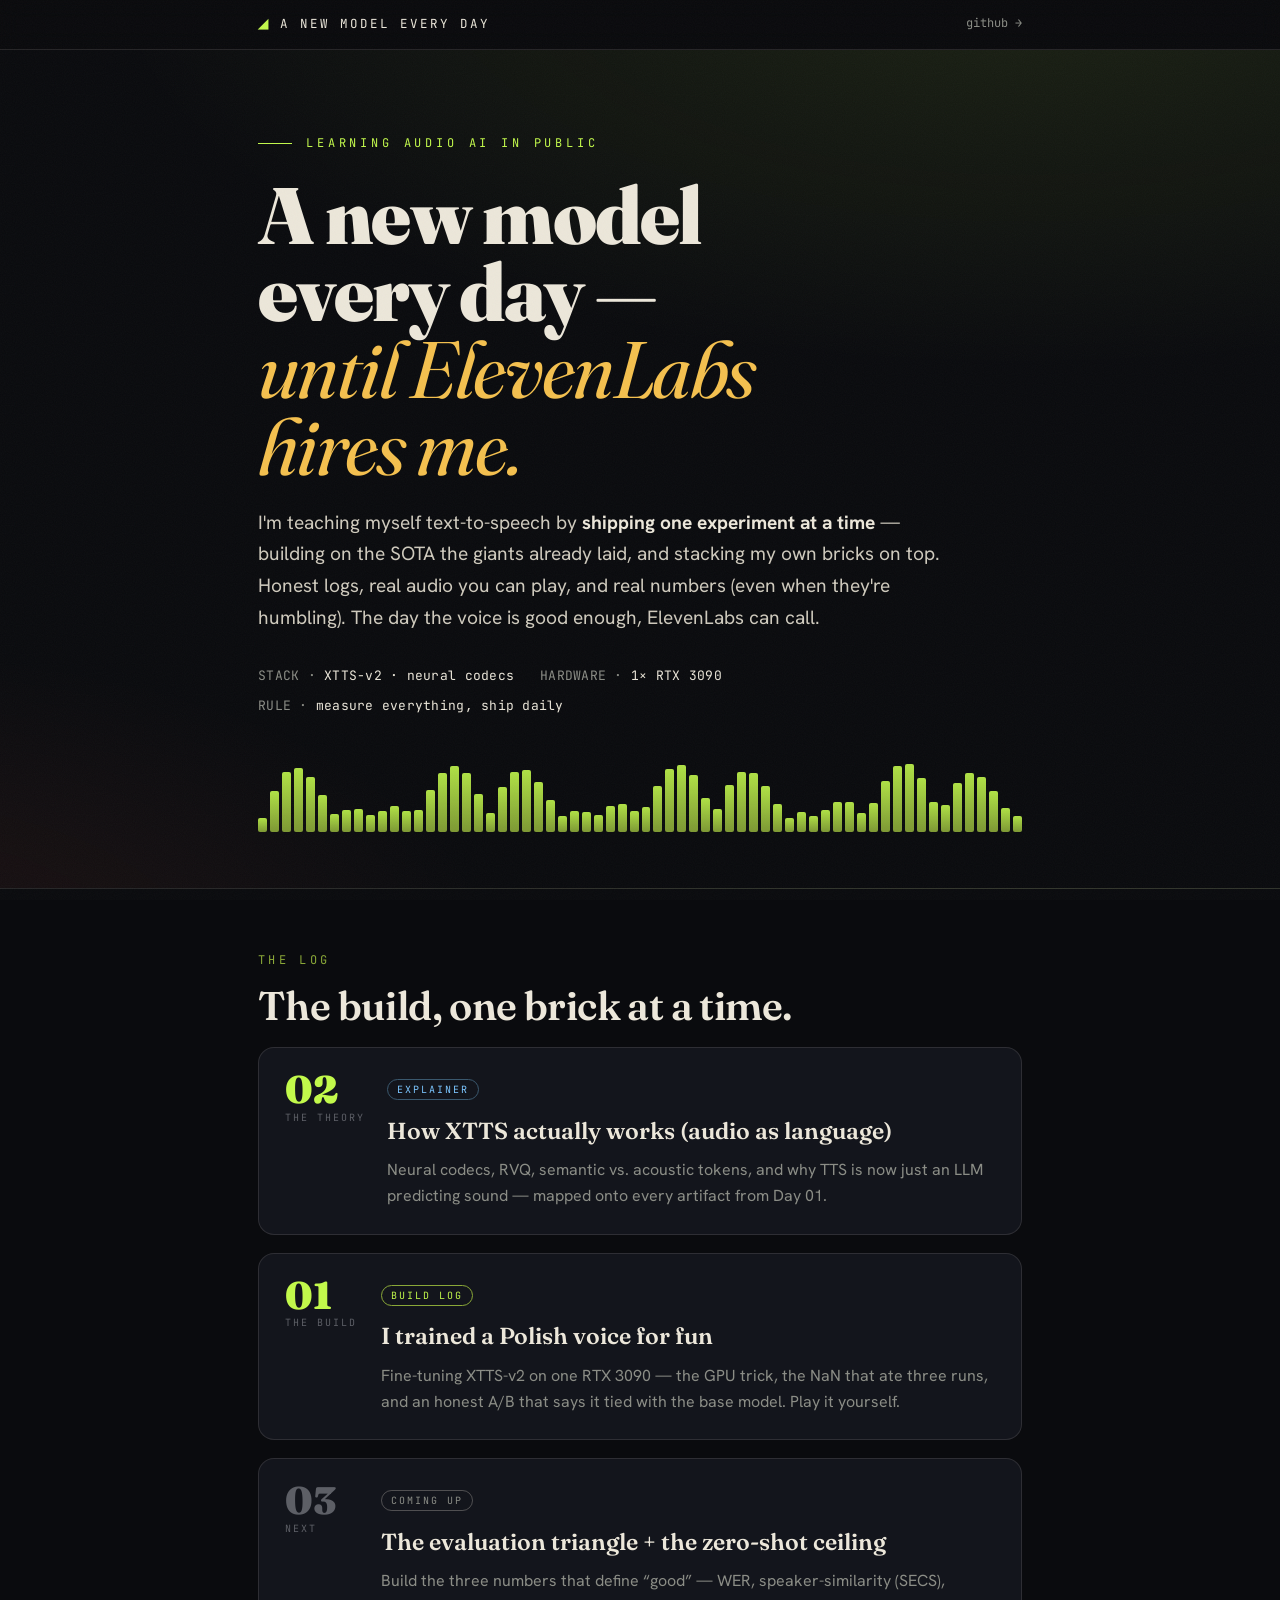
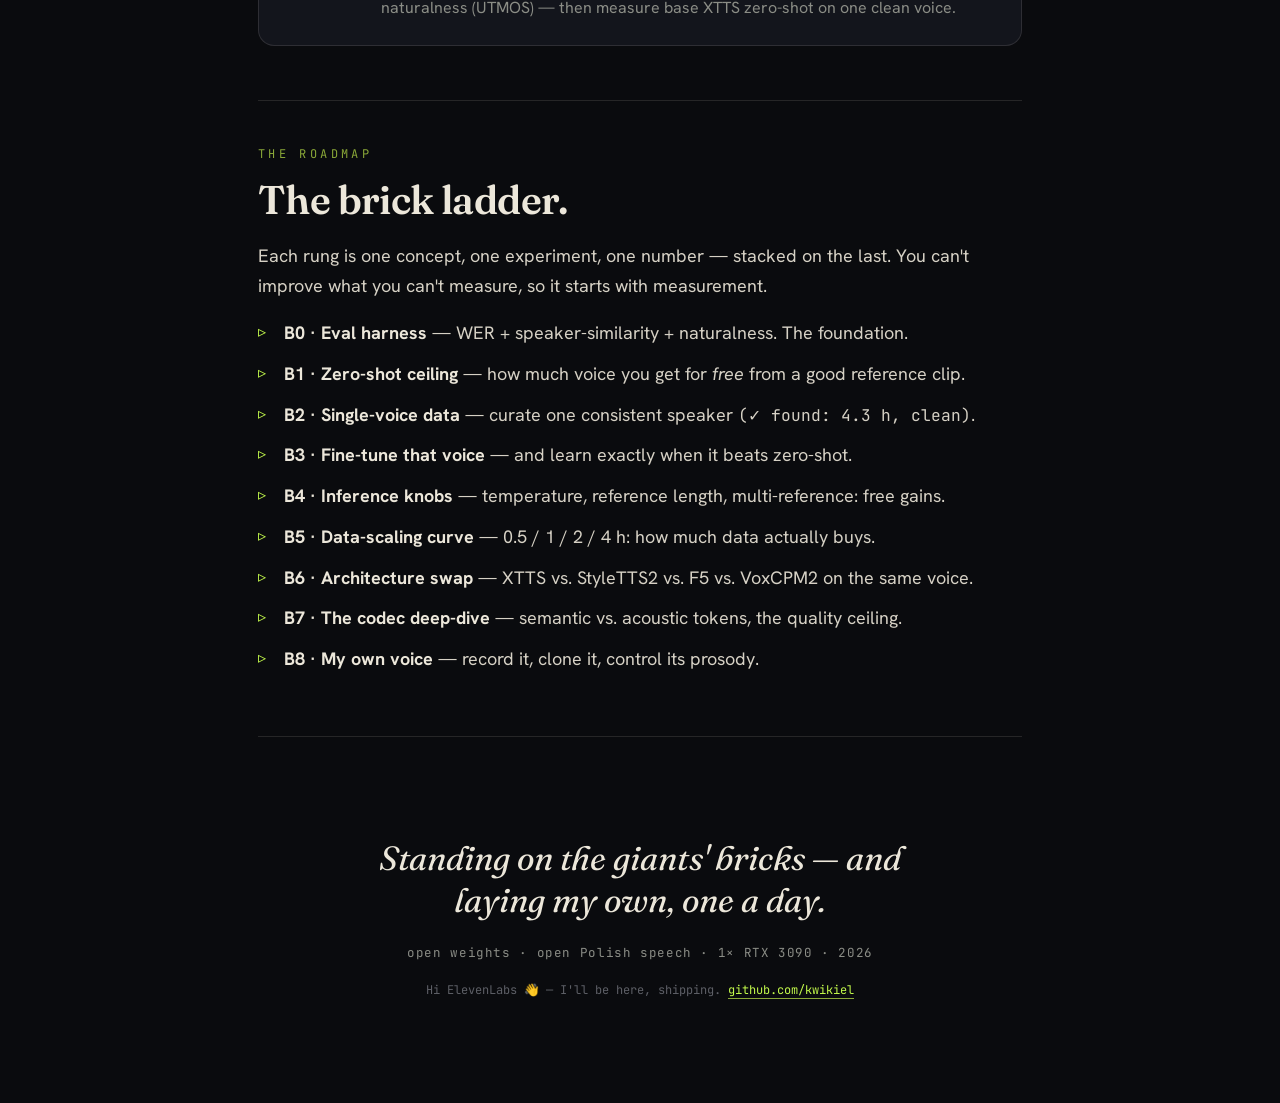
<file: index.html>
<!DOCTYPE html>
<html lang="en">
<head>
<meta charset="UTF-8">
<meta name="viewport" content="width=device-width, initial-scale=1.0">
<title>A New Model Every Day — until ElevenLabs hires me</title>
<meta name="description" content="Learning audio AI in public: I build and ship a text-to-speech experiment, one brick at a time, until I'm good enough that ElevenLabs hires me. Honest logs, real audio, real numbers.">
<meta property="og:title" content="A New Model Every Day — until ElevenLabs hires me">
<meta property="og:description" content="Learning audio AI in public, one TTS brick at a time. Honest logs, real audio, real numbers.">
<link rel="preconnect" href="https://fonts.googleapis.com">
<link rel="preconnect" href="https://fonts.gstatic.com" crossorigin>
<link href="https://fonts.googleapis.com/css2?family=Fraunces:opsz,wght@9..144,400;9..144,500;9..144,600;9..144,900&family=Hanken+Grotesk:wght@400;500;700&family=JetBrains+Mono:wght@400;500;700&display=swap" rel="stylesheet">
<link rel="stylesheet" href="style.css">
</head>
<body>

<nav class="nav"><div class="wrap">
  <a class="brand" href="index.html"><b>◢</b> A New Model Every Day</a>
  <a class="back" href="https://github.com/kwikiel" target="_blank" rel="noopener">github →</a>
</div></nav>

<header>
  <div class="wrap">
    <div class="eyebrow">Learning audio AI in public</div>
    <h1>A new model<br>every day —<br><em>until ElevenLabs<br>hires me.</em></h1>
    <p class="lede">I'm teaching myself text-to-speech by <b>shipping one experiment at a time</b> — building on the SOTA the giants already laid, and stacking my own bricks on top. Honest logs, real audio you can play, and real numbers (even when they're humbling). The day the voice is good enough, ElevenLabs can call.</p>
    <div class="meta">
      <div>STACK · <span>XTTS-v2 · neural codecs</span></div>
      <div>HARDWARE · <span>1× RTX 3090</span></div>
      <div>RULE · <span>measure everything, ship daily</span></div>
    </div>
    <div class="wave" id="wave" aria-hidden="true"></div>
  </div>
</header>

<main>
<div class="wrap">

  <section class="reveal">
    <div class="kicker">The log</div>
    <h2>The build, one brick at a time.</h2>
    <div class="entries">

      <a class="entry reveal" href="day-02.html">
        <div class="day">02<small>THE THEORY</small></div>
        <div>
          <span class="tag theory">explainer</span>
          <h3>How XTTS actually works (audio as language)</h3>
          <p>Neural codecs, RVQ, semantic vs. acoustic tokens, and why TTS is now just an LLM predicting sound — mapped onto every artifact from Day 01.</p>
        </div>
      </a>

      <a class="entry reveal" href="day-01.html">
        <div class="day">01<small>THE BUILD</small></div>
        <div>
          <span class="tag build">build log</span>
          <h3>I trained a Polish voice for fun</h3>
          <p>Fine-tuning XTTS-v2 on one RTX 3090 — the GPU trick, the NaN that ate three runs, and an honest A/B that says it tied with the base model. Play it yourself.</p>
        </div>
      </a>

      <div class="entry soon reveal">
        <div class="day">03<small>NEXT</small></div>
        <div>
          <span class="tag">coming up</span>
          <h3>The evaluation triangle + the zero-shot ceiling</h3>
          <p>Build the three numbers that define “good” — WER, speaker-similarity (SECS), naturalness (UTMOS) — then measure base XTTS zero-shot on one clean voice.</p>
        </div>
      </div>

    </div>
  </section>

  <section class="reveal">
    <div class="kicker">The roadmap</div>
    <h2>The brick ladder.</h2>
    <p>Each rung is one concept, one experiment, one number — stacked on the last. You can't improve what you can't measure, so it starts with measurement.</p>
    <ul>
      <li><b>B0 · Eval harness</b> — WER + speaker-similarity + naturalness. The foundation.</li>
      <li><b>B1 · Zero-shot ceiling</b> — how much voice you get for <em>free</em> from a good reference clip.</li>
      <li><b>B2 · Single-voice data</b> — curate one consistent speaker <span class="mono">(✓ found: 4.3 h, clean)</span>.</li>
      <li><b>B3 · Fine-tune that voice</b> — and learn exactly when it beats zero-shot.</li>
      <li><b>B4 · Inference knobs</b> — temperature, reference length, multi-reference: free gains.</li>
      <li><b>B5 · Data-scaling curve</b> — 0.5 / 1 / 2 / 4 h: how much data actually buys.</li>
      <li><b>B6 · Architecture swap</b> — XTTS vs. StyleTTS2 vs. F5 vs. VoxCPM2 on the same voice.</li>
      <li><b>B7 · The codec deep-dive</b> — semantic vs. acoustic tokens, the quality ceiling.</li>
      <li><b>B8 · My own voice</b> — record it, clone it, control its prosody.</li>
    </ul>
  </section>

</div>
</main>

<footer>
  <div class="wrap">
    <p class="big">Standing on the giants' bricks — and laying my own, one a day.</p>
    <p class="sig">open weights · open Polish speech · 1× RTX 3090 · 2026</p>
    <p class="wink">Hi ElevenLabs 👋 — I'll be here, shipping. <a href="https://github.com/kwikiel">github.com/kwikiel</a></p>
  </div>
</footer>

<script src="script.js"></script>
</body>
</html>
</file>
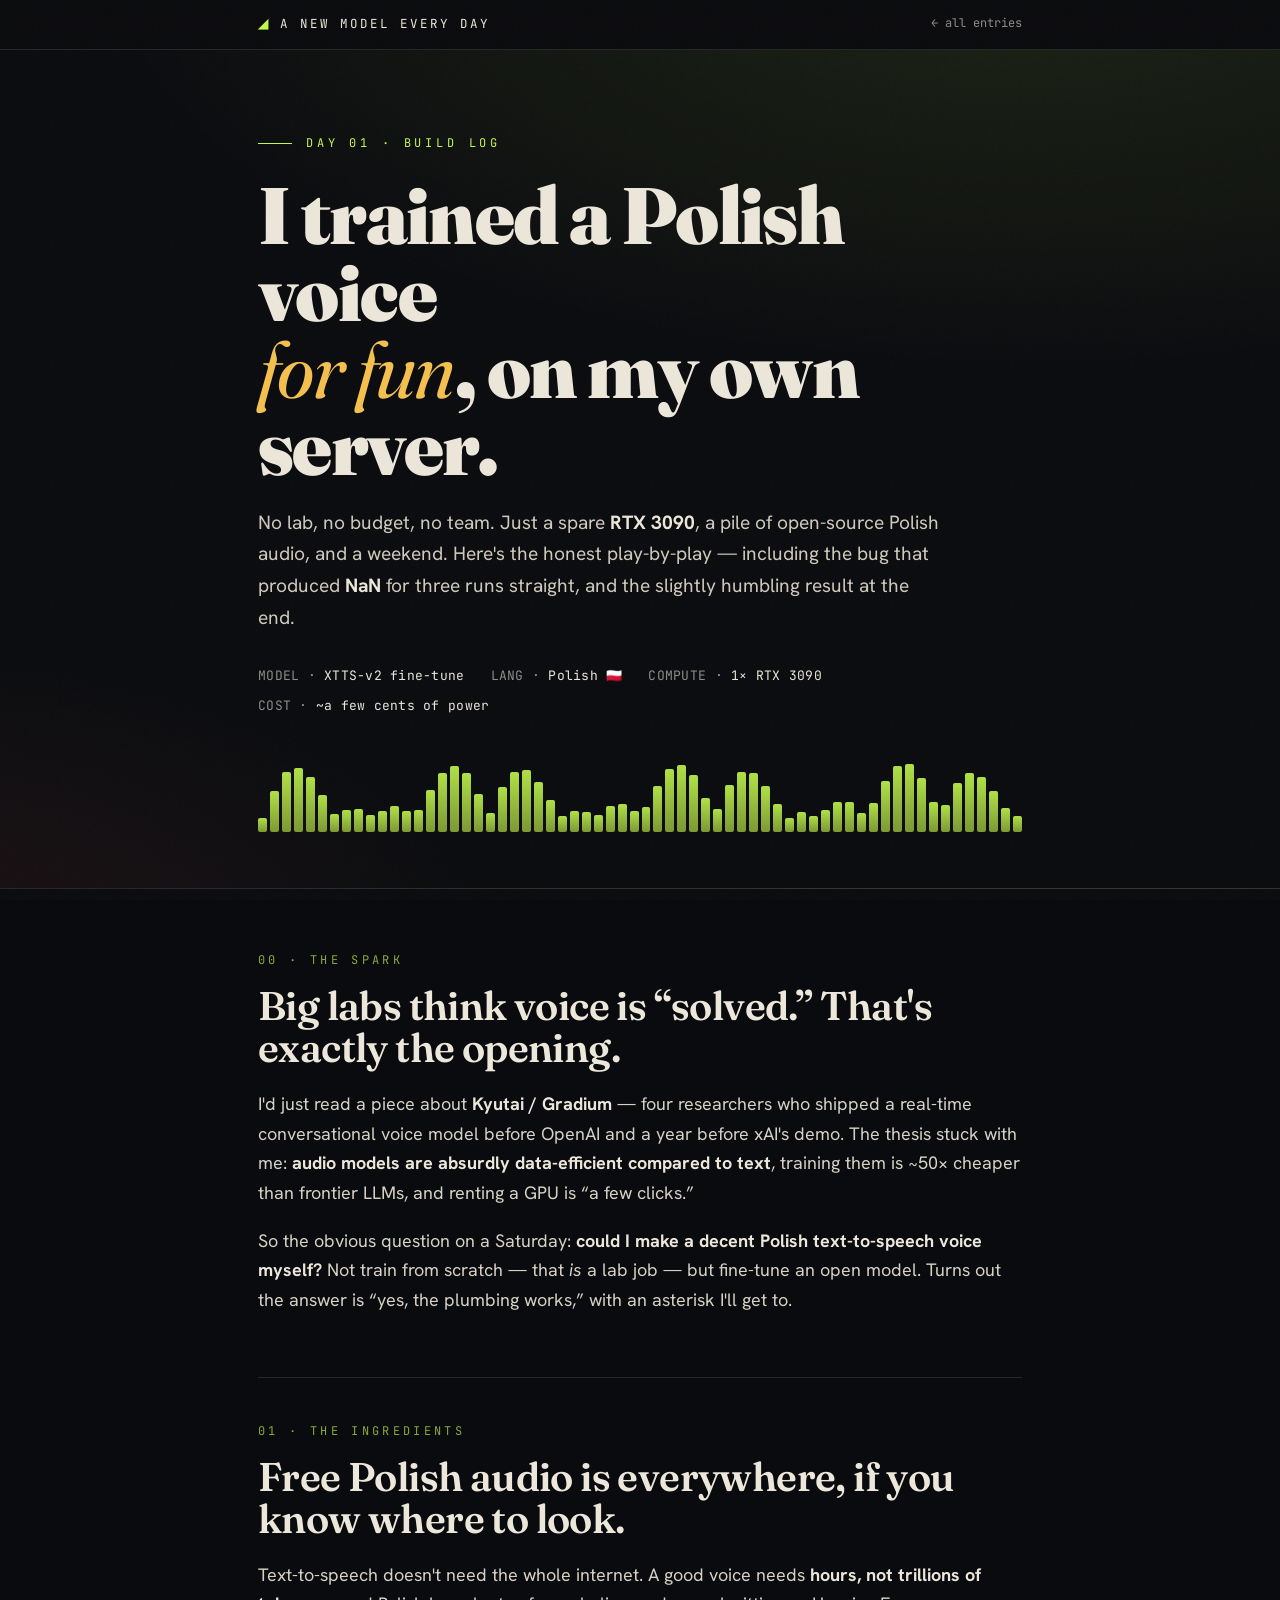
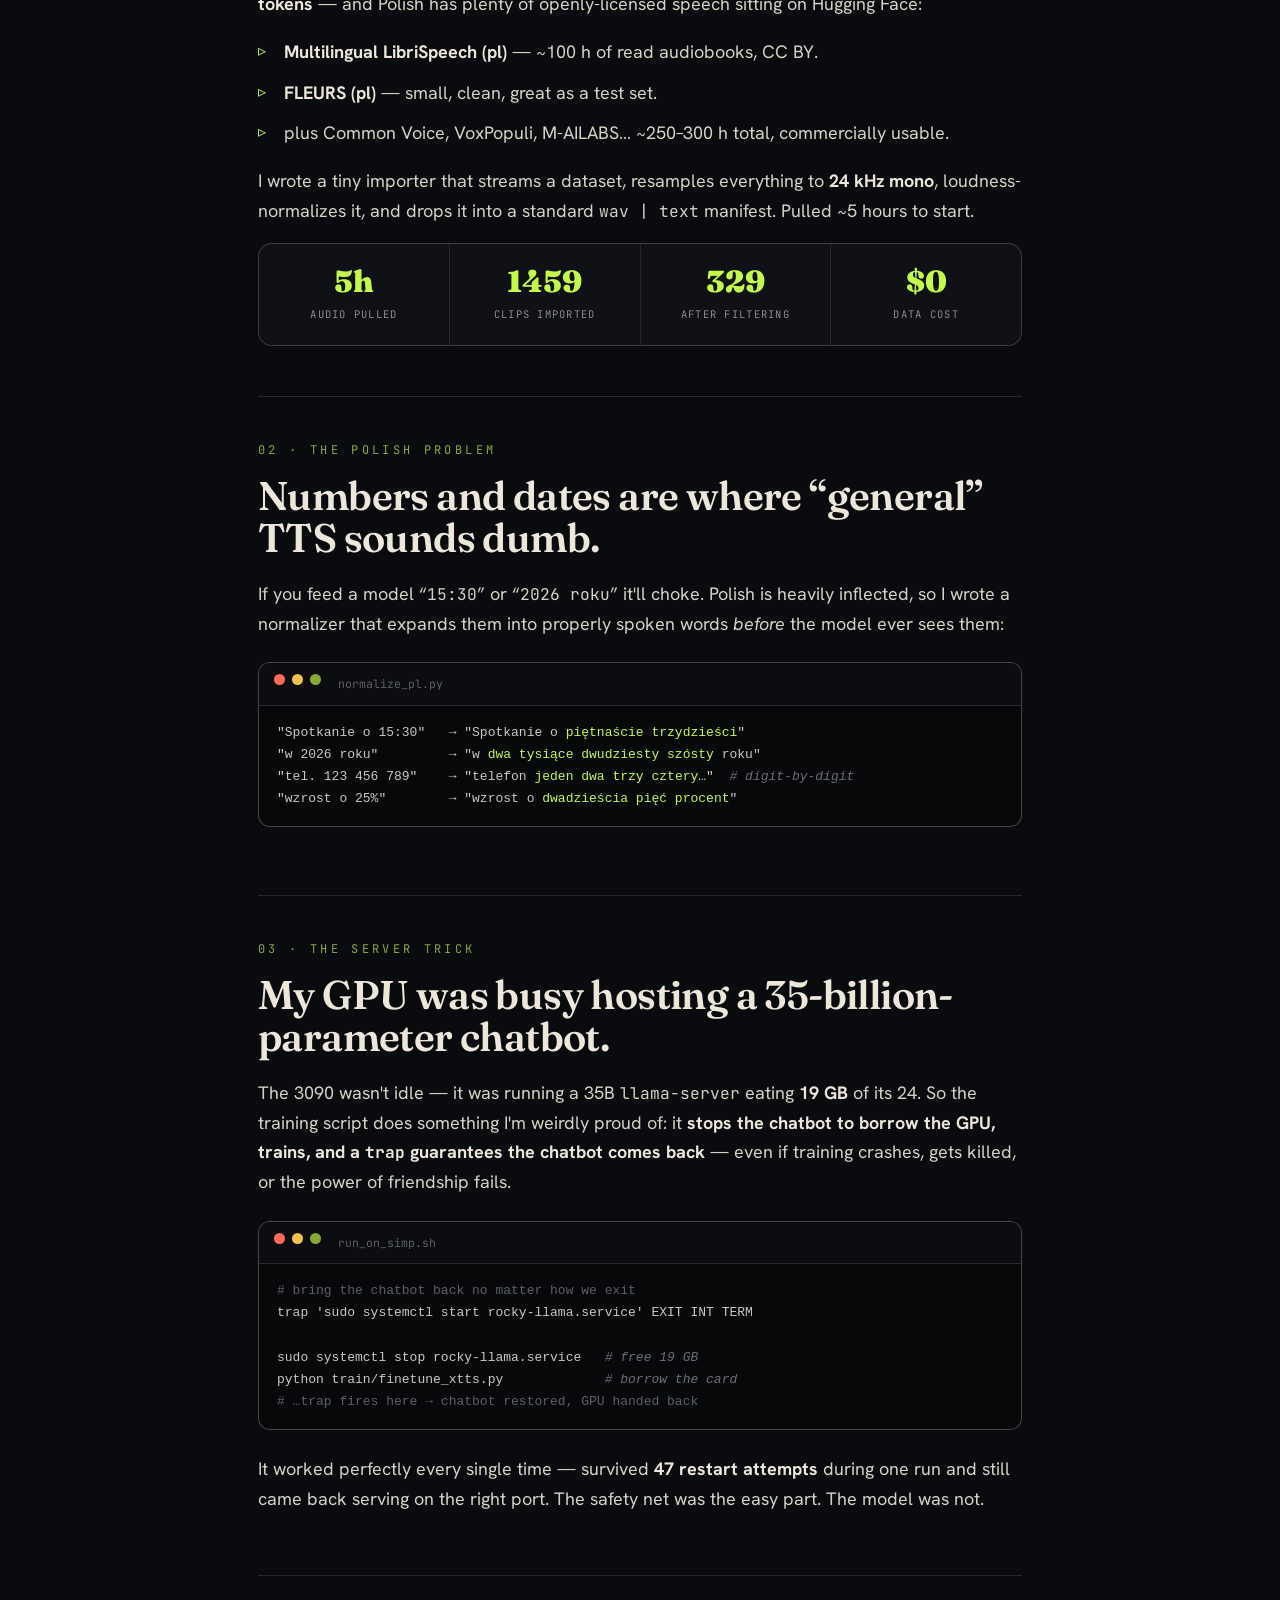
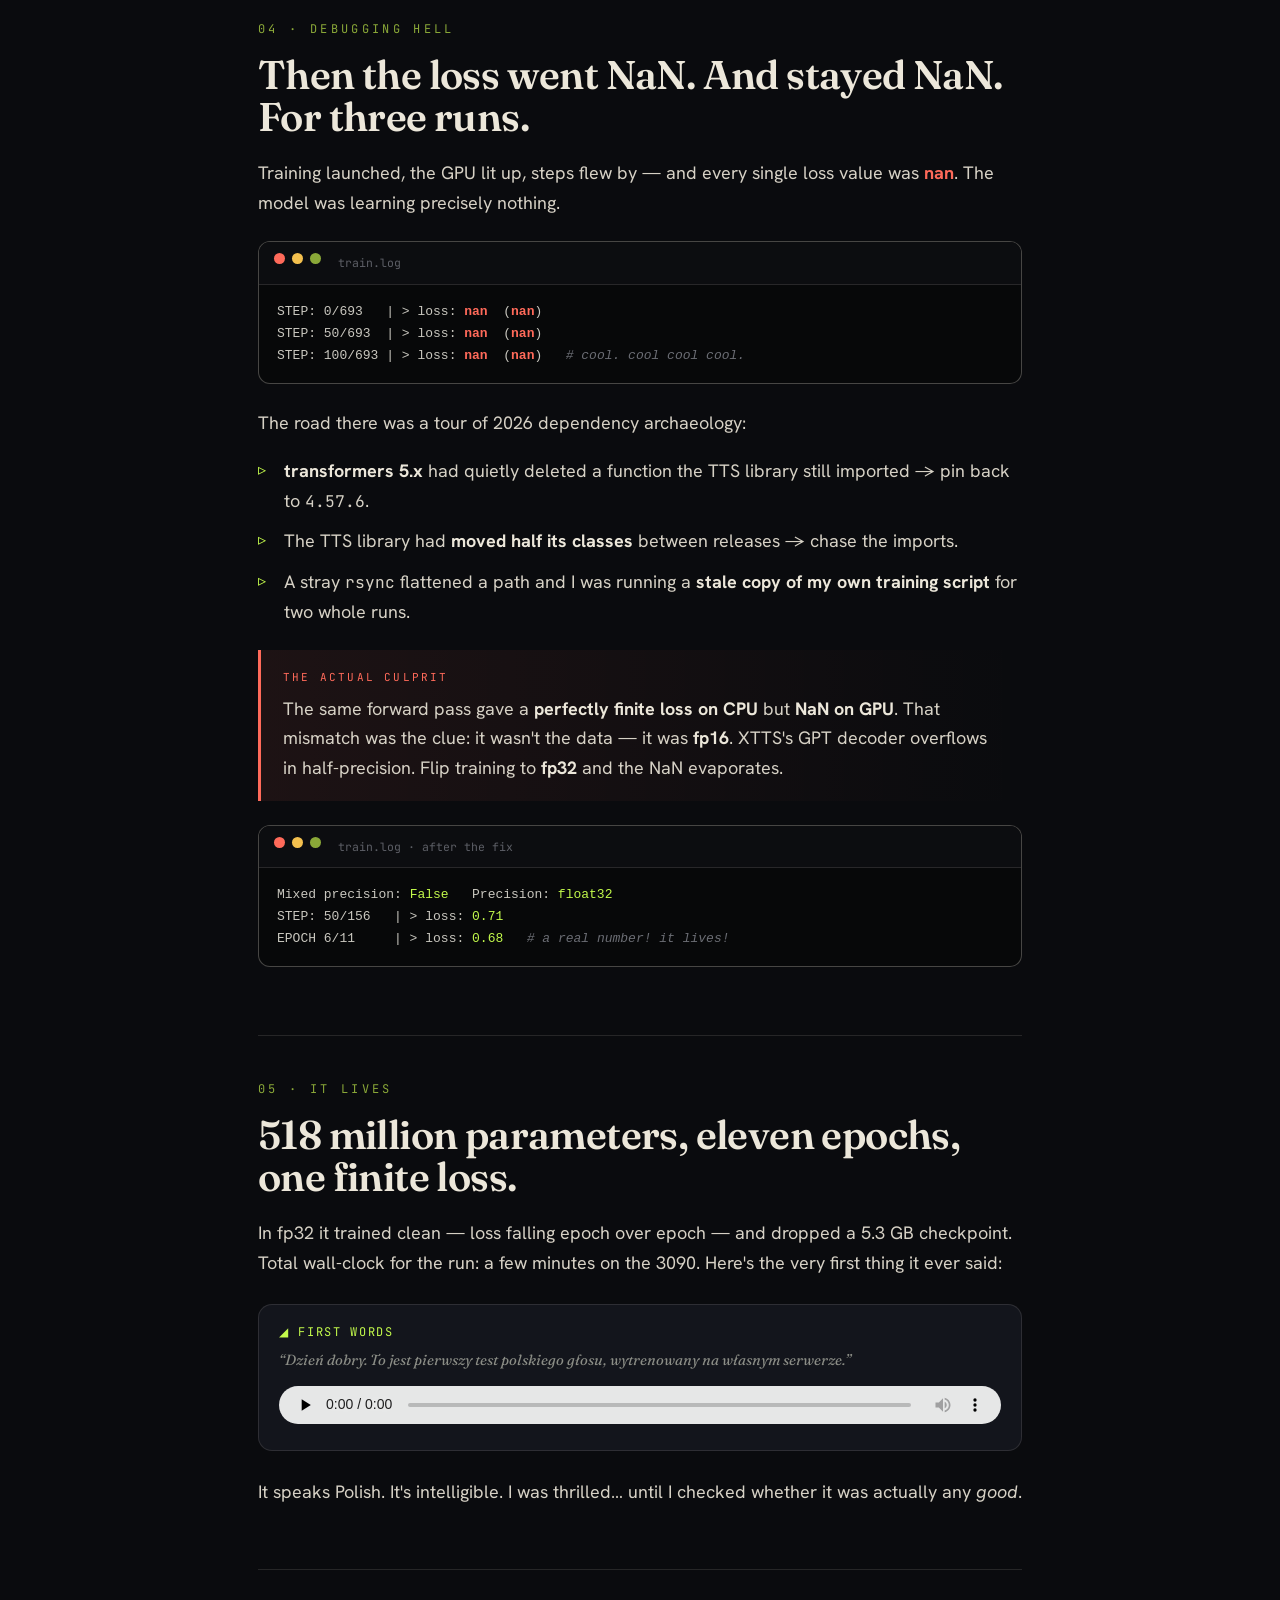
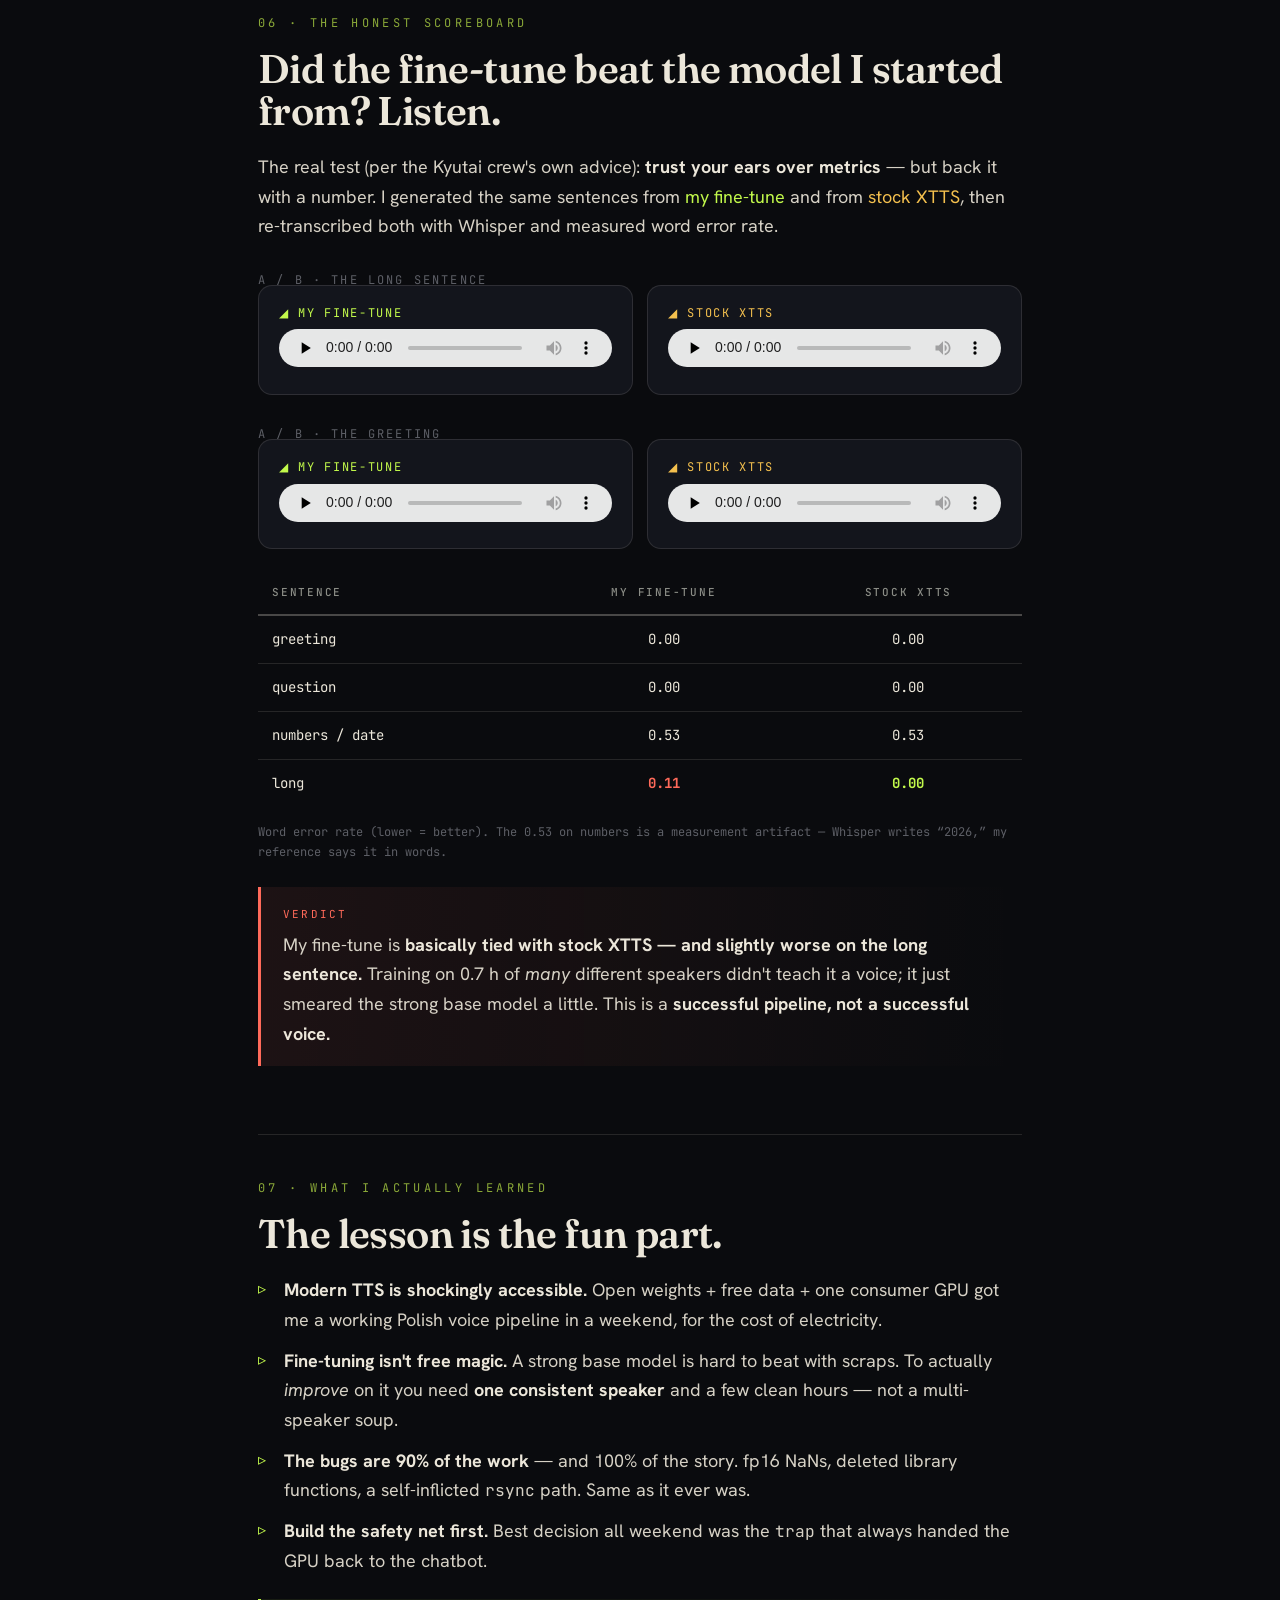
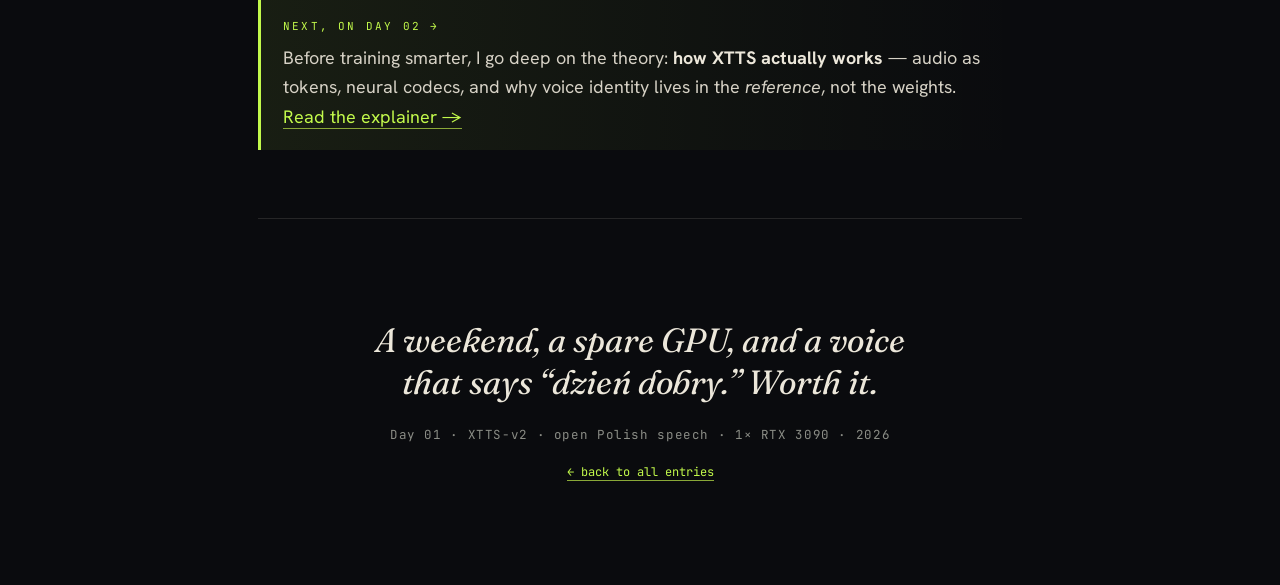
<file: day-01.html>
<!DOCTYPE html>
<html lang="en">
<head>
<meta charset="UTF-8">
<meta name="viewport" content="width=device-width, initial-scale=1.0">
<title>Day 01 · I trained a Polish voice for fun — A New Model Every Day</title>
<meta name="description" content="Day 01: fine-tuning an XTTS-v2 Polish text-to-speech model on one RTX 3090 — the data, the GPU trick, the NaN that nearly broke me, and an honest result with playable audio.">
<link rel="preconnect" href="https://fonts.googleapis.com">
<link rel="preconnect" href="https://fonts.gstatic.com" crossorigin>
<link href="https://fonts.googleapis.com/css2?family=Fraunces:opsz,wght@9..144,400;9..144,500;9..144,600;9..144,900&family=Hanken+Grotesk:wght@400;500;700&family=JetBrains+Mono:wght@400;500;700&display=swap" rel="stylesheet">
<link rel="stylesheet" href="style.css">
</head>
<body>

<nav class="nav"><div class="wrap">
  <a class="brand" href="index.html"><b>◢</b> A New Model Every Day</a>
  <a class="back" href="index.html">← all entries</a>
</div></nav>

<header>
  <div class="wrap">
    <div class="eyebrow">Day 01 · Build log</div>
    <h1>I trained a Polish voice<br><em>for fun</em>, on my own server.</h1>
    <p class="lede">No lab, no budget, no team. Just a spare <b>RTX&nbsp;3090</b>, a pile of open-source Polish audio, and a weekend. Here's the honest play-by-play — including the bug that produced <b>NaN</b> for three runs straight, and the slightly humbling result at the end.</p>
    <div class="meta">
      <div>MODEL · <span>XTTS-v2 fine-tune</span></div>
      <div>LANG · <span>Polish 🇵🇱</span></div>
      <div>COMPUTE · <span>1× RTX 3090</span></div>
      <div>COST · <span>~a few cents of power</span></div>
    </div>
    <div class="wave" id="wave" aria-hidden="true"></div>
  </div>
</header>

<main>
<div class="wrap">

  <section class="reveal">
    <div class="kicker">00 · The spark</div>
    <h2>Big labs think voice is “solved.” That's exactly the opening.</h2>
    <p>I'd just read a piece about <b>Kyutai / Gradium</b> — four researchers who shipped a real-time conversational voice model before OpenAI and a year before xAI's demo. The thesis stuck with me: <b>audio models are absurdly data-efficient compared to text</b>, training them is ~50× cheaper than frontier LLMs, and renting a GPU is “a few clicks.”</p>
    <p>So the obvious question on a Saturday: <b>could I make a decent Polish text-to-speech voice myself?</b> Not train from scratch — that <em>is</em> a lab job — but fine-tune an open model. Turns out the answer is “yes, the plumbing works,” with an asterisk I'll get to.</p>
  </section>

  <section class="reveal">
    <div class="kicker">01 · The ingredients</div>
    <h2>Free Polish audio is everywhere, if you know where to look.</h2>
    <p>Text-to-speech doesn't need the whole internet. A good voice needs <b>hours, not trillions of tokens</b> — and Polish has plenty of openly-licensed speech sitting on Hugging Face:</p>
    <ul>
      <li><b>Multilingual LibriSpeech (pl)</b> — ~100&nbsp;h of read audiobooks, CC&nbsp;BY.</li>
      <li><b>FLEURS (pl)</b> — small, clean, great as a test set.</li>
      <li>plus Common&nbsp;Voice, VoxPopuli, M-AILABS… ~250–300&nbsp;h total, commercially usable.</li>
    </ul>
    <p>I wrote a tiny importer that streams a dataset, resamples everything to <b>24&nbsp;kHz mono</b>, loudness-normalizes it, and drops it into a standard <span class="mono">wav | text</span> manifest. Pulled ~5&nbsp;hours to start.</p>
    <div class="stats">
      <div class="stat"><b>5h</b><span>audio pulled</span></div>
      <div class="stat"><b>1459</b><span>clips imported</span></div>
      <div class="stat"><b>329</b><span>after filtering</span></div>
      <div class="stat"><b>$0</b><span>data cost</span></div>
    </div>
  </section>

  <section class="reveal">
    <div class="kicker">02 · The Polish problem</div>
    <h2>Numbers and dates are where “general” TTS sounds dumb.</h2>
    <p>If you feed a model “<span class="mono">15:30</span>” or “<span class="mono">2026 roku</span>” it'll choke. Polish is heavily inflected, so I wrote a normalizer that expands them into properly spoken words <em>before</em> the model ever sees them:</p>
    <div class="term">
      <div class="bar"><i></i><i></i><i></i><span>normalize_pl.py</span></div>
<pre>"Spotkanie o 15:30"   → "Spotkanie o <span class="ok">piętnaście trzydzieści</span>"
"w 2026 roku"         → "w <span class="ok">dwa tysiące dwudziesty szósty</span> roku"
"tel. 123 456 789"    → "telefon <span class="ok">jeden dwa trzy cztery…</span>"  <span class="cmt"># digit-by-digit</span>
"wzrost o 25%"        → "wzrost o <span class="ok">dwadzieścia pięć procent</span>"</pre>
    </div>
  </section>

  <section class="reveal">
    <div class="kicker">03 · The server trick</div>
    <h2>My GPU was busy hosting a 35-billion-parameter chatbot.</h2>
    <p>The 3090 wasn't idle — it was running a 35B <span class="mono">llama-server</span> eating <b>19&nbsp;GB</b> of its 24. So the training script does something I'm weirdly proud of: it <b>stops the chatbot to borrow the GPU, trains, and a <span class="mono">trap</span> guarantees the chatbot comes back</b> — even if training crashes, gets killed, or the power of friendship fails.</p>
    <div class="term">
      <div class="bar"><i></i><i></i><i></i><span>run_on_simp.sh</span></div>
<pre><span class="dim"># bring the chatbot back no matter how we exit</span>
trap 'sudo systemctl start rocky-llama.service' EXIT INT TERM

sudo systemctl stop rocky-llama.service   <span class="cmt"># free 19 GB</span>
python train/finetune_xtts.py             <span class="cmt"># borrow the card</span>
<span class="dim"># …trap fires here → chatbot restored, GPU handed back</span></pre>
    </div>
    <p>It worked perfectly every single time — survived <b>47 restart attempts</b> during one run and still came back serving on the right port. The safety net was the easy part. The model was not.</p>
  </section>

  <section class="reveal">
    <div class="kicker">04 · Debugging hell</div>
    <h2>Then the loss went NaN. And stayed NaN. For three runs.</h2>
    <p>Training launched, the GPU lit up, steps flew by — and every single loss value was <span style="color:var(--error);font-weight:700">nan</span>. The model was learning precisely nothing.</p>
    <div class="term">
      <div class="bar"><i></i><i></i><i></i><span>train.log</span></div>
<pre>STEP: 0/693   | > loss: <span class="nan">nan</span>  (<span class="nan">nan</span>)
STEP: 50/693  | > loss: <span class="nan">nan</span>  (<span class="nan">nan</span>)
STEP: 100/693 | > loss: <span class="nan">nan</span>  (<span class="nan">nan</span>)   <span class="cmt"># cool. cool cool cool.</span></pre>
    </div>
    <p>The road there was a tour of 2026 dependency archaeology:</p>
    <ul>
      <li><b>transformers 5.x</b> had quietly deleted a function the TTS library still imported → pin back to <span class="mono">4.57.6</span>.</li>
      <li>The TTS library had <b>moved half its classes</b> between releases → chase the imports.</li>
      <li>A stray <span class="mono">rsync</span> flattened a path and I was running a <b>stale copy of my own training script</b> for two whole runs.</li>
    </ul>
    <div class="note bad">
      <span class="lab">the actual culprit</span>
      <p>The same forward pass gave a <b>perfectly finite loss on CPU</b> but <b>NaN on GPU</b>. That mismatch was the clue: it wasn't the data — it was <b>fp16</b>. XTTS's GPT decoder overflows in half-precision. Flip training to <b>fp32</b> and the NaN evaporates.</p>
    </div>
    <div class="term">
      <div class="bar"><i></i><i></i><i></i><span>train.log · after the fix</span></div>
<pre>Mixed precision: <span class="ok">False</span>   Precision: <span class="ok">float32</span>
STEP: 50/156   | > loss: <span class="ok">0.71</span>
EPOCH 6/11     | > loss: <span class="ok">0.68</span>   <span class="cmt"># a real number! it lives!</span></pre>
    </div>
  </section>

  <section class="reveal">
    <div class="kicker">05 · It lives</div>
    <h2>518 million parameters, eleven epochs, one finite loss.</h2>
    <p>In fp32 it trained clean — loss falling epoch over epoch — and dropped a 5.3&nbsp;GB checkpoint. Total wall-clock for the run: a few minutes on the 3090. Here's the very first thing it ever said:</p>
    <div class="players">
      <div class="pc ft">
        <div class="top"><span class="who">◢ first words</span></div>
        <div class="txt">“Dzień dobry. To jest pierwszy test polskiego głosu, wytrenowany na własnym serwerze.”</div>
        <audio controls preload="none" src="audio/first-sample.wav"></audio>
      </div>
    </div>
    <p>It speaks Polish. It's intelligible. I was thrilled… until I checked whether it was actually any <em>good</em>.</p>
  </section>

  <section class="reveal">
    <div class="kicker">06 · The honest scoreboard</div>
    <h2>Did the fine-tune beat the model I started from? Listen.</h2>
    <p>The real test (per the Kyutai crew's own advice): <b>trust your ears over metrics</b> — but back it with a number. I generated the same sentences from <span style="color:var(--signal)">my fine-tune</span> and from <span style="color:var(--amber)">stock XTTS</span>, then re-transcribed both with Whisper and measured word error rate.</p>

    <div class="ab-head">A / B · the long sentence</div>
    <div class="ab">
      <div class="pc ft"><div class="top"><span class="who">◢ my fine-tune</span></div><audio controls preload="none" src="audio/ft_long.wav"></audio></div>
      <div class="pc base"><div class="top"><span class="who">◢ stock xtts</span></div><audio controls preload="none" src="audio/base_long.wav"></audio></div>
    </div>
    <div class="ab-head">A / B · the greeting</div>
    <div class="ab">
      <div class="pc ft"><div class="top"><span class="who">◢ my fine-tune</span></div><audio controls preload="none" src="audio/ft_greet.wav"></audio></div>
      <div class="pc base"><div class="top"><span class="who">◢ stock xtts</span></div><audio controls preload="none" src="audio/base_greet.wav"></audio></div>
    </div>

    <table class="scoreboard">
      <thead><tr><th>Sentence</th><th>My fine-tune</th><th>Stock XTTS</th></tr></thead>
      <tbody>
        <tr><td>greeting</td><td>0.00</td><td>0.00</td></tr>
        <tr><td>question</td><td>0.00</td><td>0.00</td></tr>
        <tr><td>numbers / date</td><td>0.53</td><td>0.53</td></tr>
        <tr><td>long</td><td class="lose">0.11</td><td class="win">0.00</td></tr>
      </tbody>
    </table>
    <p class="cap">Word error rate (lower = better). The 0.53 on numbers is a measurement artifact — Whisper writes “2026,” my reference says it in words.</p>

    <div class="note bad">
      <span class="lab">verdict</span>
      <p>My fine-tune is <b>basically tied with stock XTTS — and slightly worse on the long sentence.</b> Training on 0.7&nbsp;h of <em>many</em> different speakers didn't teach it a voice; it just smeared the strong base model a little. This is a <b>successful pipeline, not a successful voice.</b></p>
    </div>
  </section>

  <section class="reveal">
    <div class="kicker">07 · What I actually learned</div>
    <h2>The lesson is the fun part.</h2>
    <ul>
      <li><b>Modern TTS is shockingly accessible.</b> Open weights + free data + one consumer GPU got me a working Polish voice pipeline in a weekend, for the cost of electricity.</li>
      <li><b>Fine-tuning isn't free magic.</b> A strong base model is hard to beat with scraps. To actually <em>improve</em> on it you need <b>one consistent speaker</b> and a few clean hours — not a multi-speaker soup.</li>
      <li><b>The bugs are 90% of the work</b> — and 100% of the story. fp16 NaNs, deleted library functions, a self-inflicted <span class="mono">rsync</span> path. Same as it ever was.</li>
      <li><b>Build the safety net first.</b> Best decision all weekend was the <span class="mono">trap</span> that always handed the GPU back to the chatbot.</li>
    </ul>
    <div class="note good">
      <span class="lab">next, on Day 02 →</span>
      <p>Before training smarter, I go deep on the theory: <b>how XTTS actually works</b> — audio as tokens, neural codecs, and why voice identity lives in the <em>reference</em>, not the weights. <a href="day-02.html">Read the explainer →</a></p>
    </div>
  </section>

</div>
</main>

<footer>
  <div class="wrap">
    <p class="big">A weekend, a spare GPU, and a voice that says “dzień dobry.” Worth it.</p>
    <p class="sig">Day 01 · XTTS-v2 · open Polish speech · 1× RTX 3090 · 2026</p>
    <p class="wink"><a href="index.html">← back to all entries</a></p>
  </div>
</footer>

<script src="script.js"></script>
</body>
</html>
</file>
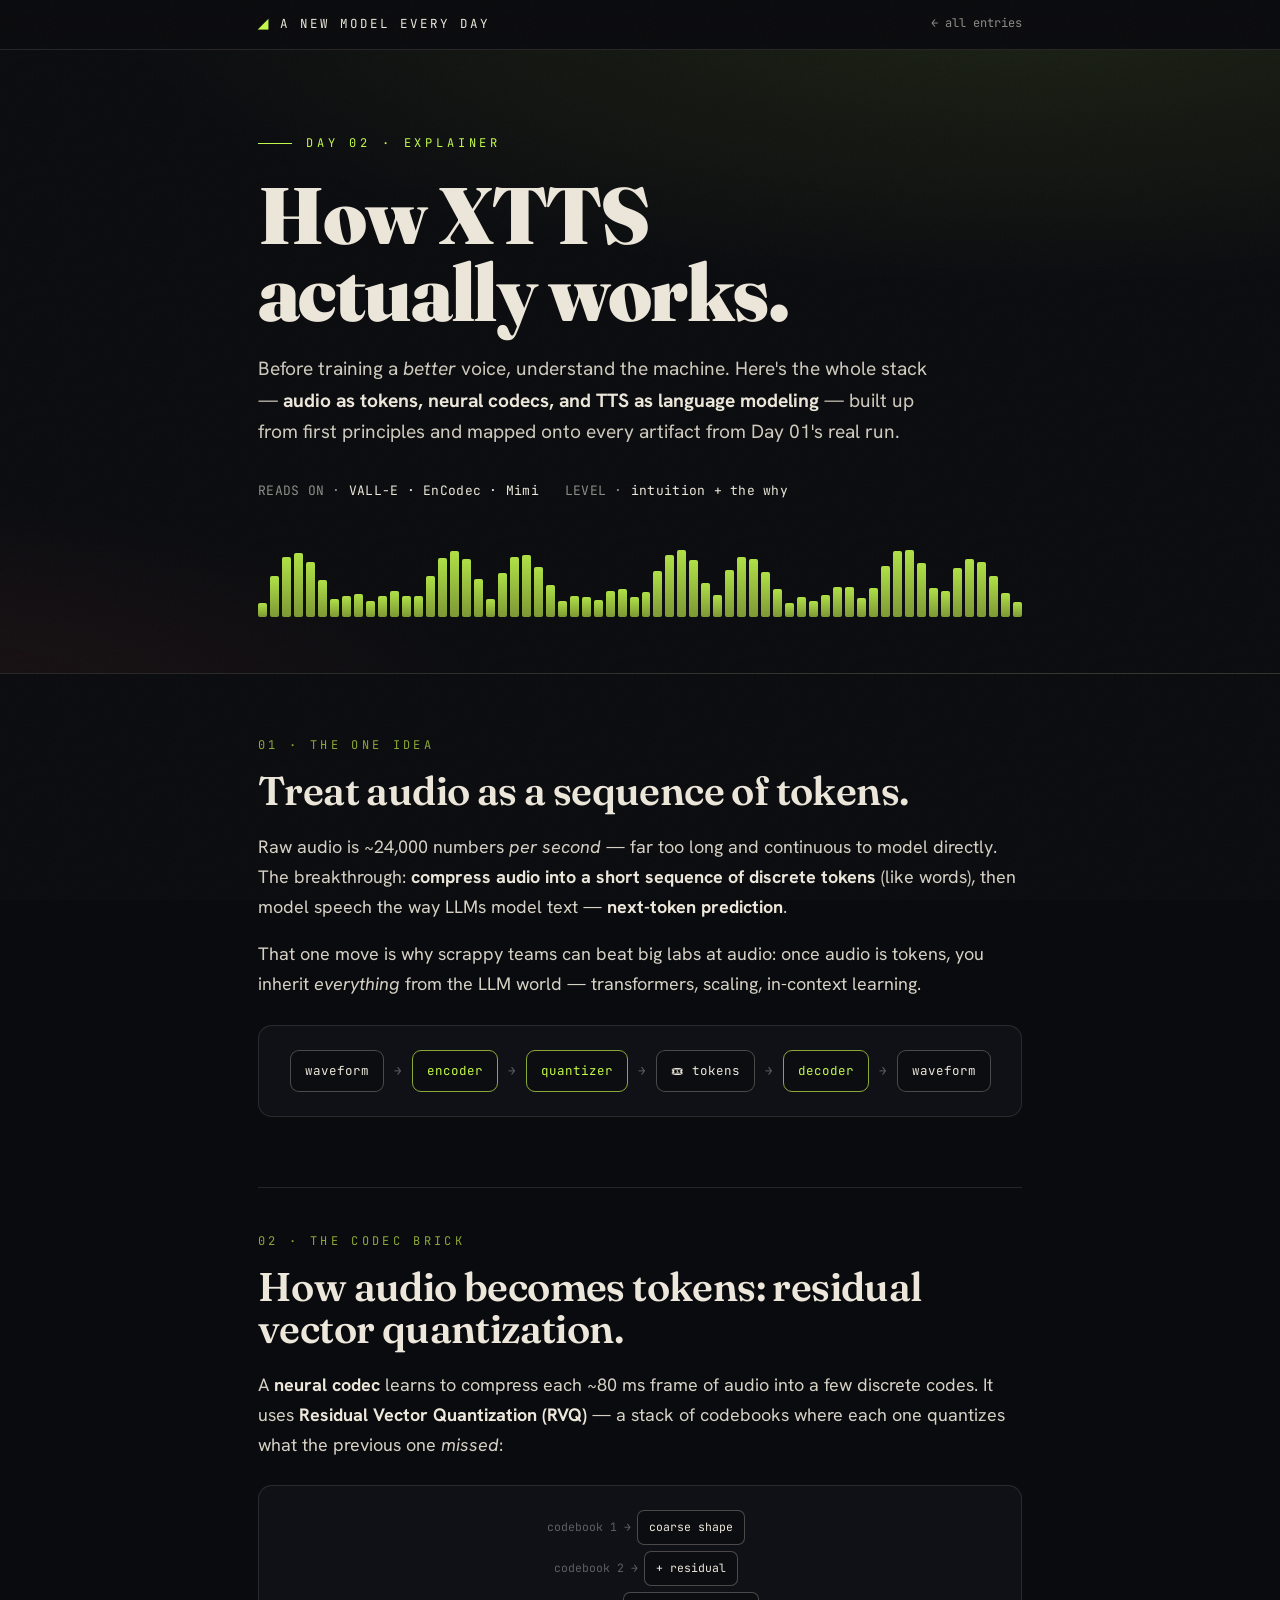
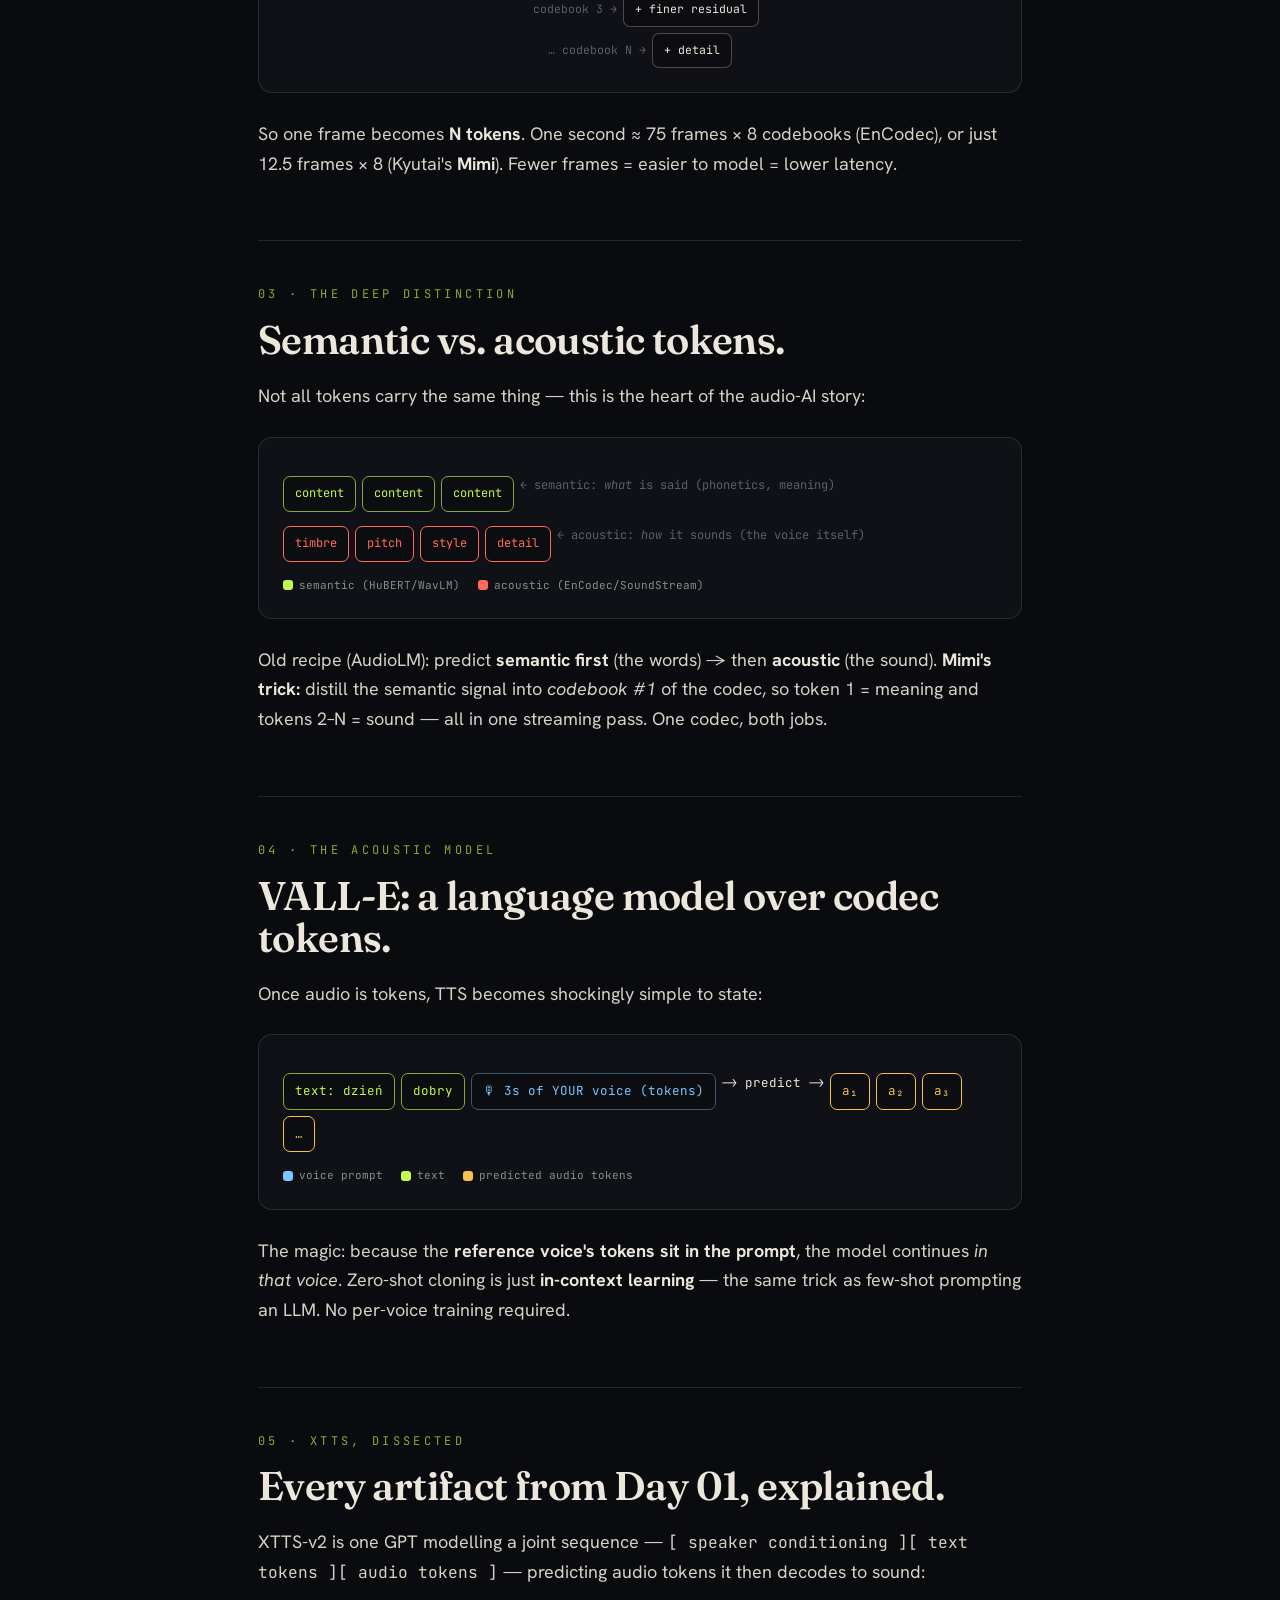
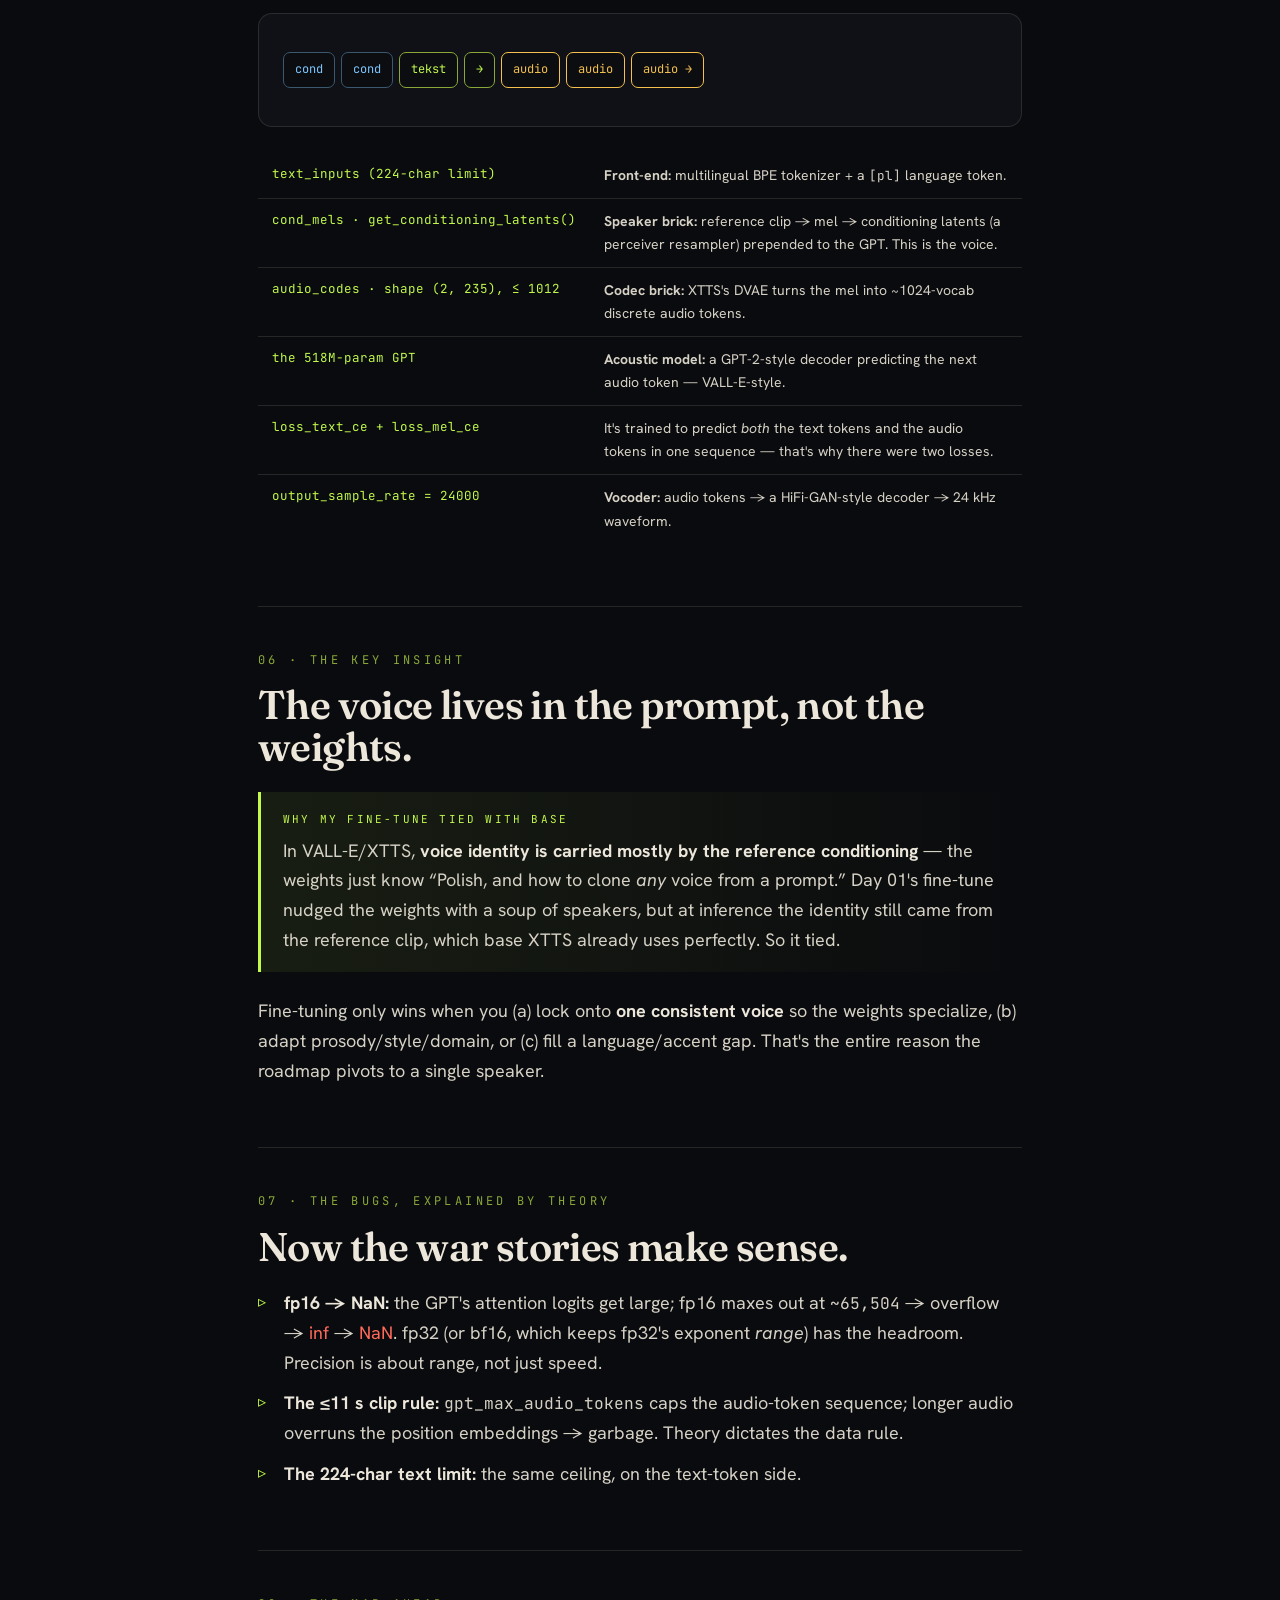
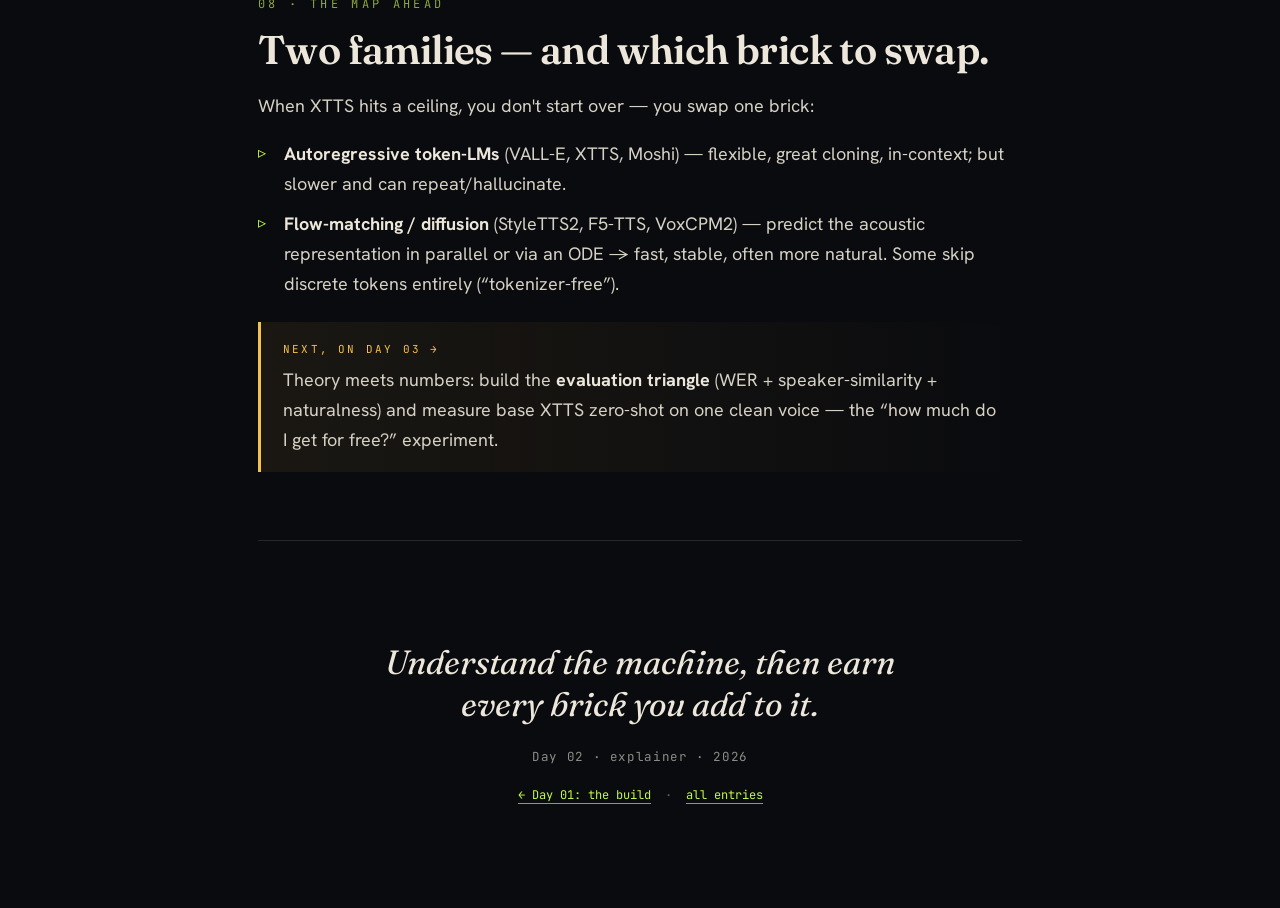
<file: day-02.html>
<!DOCTYPE html>
<html lang="en">
<head>
<meta charset="UTF-8">
<meta name="viewport" content="width=device-width, initial-scale=1.0">
<title>Day 02 · How XTTS actually works — A New Model Every Day</title>
<meta name="description" content="An explainer: neural codecs, residual vector quantization, semantic vs acoustic tokens, and why modern text-to-speech is just an LLM predicting sound — mapped onto a real XTTS-v2 training run.">
<link rel="preconnect" href="https://fonts.googleapis.com">
<link rel="preconnect" href="https://fonts.gstatic.com" crossorigin>
<link href="https://fonts.googleapis.com/css2?family=Fraunces:opsz,wght@9..144,400;9..144,500;9..144,600;9..144,900&family=Hanken+Grotesk:wght@400;500;700&family=JetBrains+Mono:wght@400;500;700&display=swap" rel="stylesheet">
<link rel="stylesheet" href="style.css">
</head>
<body>

<nav class="nav"><div class="wrap">
  <a class="brand" href="index.html"><b>◢</b> A New Model Every Day</a>
  <a class="back" href="index.html">← all entries</a>
</div></nav>

<header>
  <div class="wrap">
    <div class="eyebrow">Day 02 · Explainer</div>
    <h1>How XTTS<br>actually works.</h1>
    <p class="lede">Before training a <em>better</em> voice, understand the machine. Here's the whole stack — <b>audio as tokens, neural codecs, and TTS as language modeling</b> — built up from first principles and mapped onto every artifact from Day&nbsp;01's real run.</p>
    <div class="meta">
      <div>READS ON · <span>VALL-E · EnCodec · Mimi</span></div>
      <div>LEVEL · <span>intuition + the why</span></div>
    </div>
    <div class="wave" id="wave" aria-hidden="true"></div>
  </div>
</header>

<main>
<div class="wrap">

  <section class="reveal">
    <div class="kicker">01 · The one idea</div>
    <h2>Treat audio as a sequence of tokens.</h2>
    <p>Raw audio is ~24,000 numbers <em>per second</em> — far too long and continuous to model directly. The breakthrough: <b>compress audio into a short sequence of discrete tokens</b> (like words), then model speech the way LLMs model text — <b>next-token prediction</b>.</p>
    <p>That one move is why scrappy teams can beat big labs at audio: once audio is tokens, you inherit <em>everything</em> from the LLM world — transformers, scaling, in-context learning.</p>
    <div class="diagram"><div class="pipe">
      <span class="box">waveform</span><span class="arrow">→</span>
      <span class="box k">encoder</span><span class="arrow">→</span>
      <span class="box k">quantizer</span><span class="arrow">→</span>
      <span class="box">🎟 tokens</span><span class="arrow">→</span>
      <span class="box k">decoder</span><span class="arrow">→</span>
      <span class="box">waveform</span>
    </div></div>
  </section>

  <section class="reveal">
    <div class="kicker">02 · The codec brick</div>
    <h2>How audio becomes tokens: residual vector quantization.</h2>
    <p>A <b>neural codec</b> learns to compress each ~80&nbsp;ms frame of audio into a few discrete codes. It uses <b>Residual Vector Quantization (RVQ)</b> — a stack of codebooks where each one quantizes what the previous one <em>missed</em>:</p>
    <div class="diagram"><div class="rvq">
      <div class="row"><span class="lbl">codebook 1 →</span><span class="chip">coarse shape</span></div>
      <div class="row"><span class="lbl">codebook 2 →</span><span class="chip">+ residual</span></div>
      <div class="row"><span class="lbl">codebook 3 →</span><span class="chip">+ finer residual</span></div>
      <div class="row"><span class="lbl">… codebook N →</span><span class="chip">+ detail</span></div>
    </div></div>
    <p>So one frame becomes <b>N tokens</b>. One second ≈ 75 frames × 8 codebooks (EnCodec), or just 12.5 frames × 8 (Kyutai's <b>Mimi</b>). Fewer frames = easier to model = lower latency.</p>
  </section>

  <section class="reveal">
    <div class="kicker">03 · The deep distinction</div>
    <h2>Semantic vs. acoustic tokens.</h2>
    <p>Not all tokens carry the same thing — this is the heart of the audio-AI story:</p>
    <div class="diagram">
      <div class="seq"><span class="chip sem">content</span><span class="chip sem">content</span><span class="chip sem">content</span> <span style="color:var(--faint)">← semantic: <em>what</em> is said (phonetics, meaning)</span></div>
      <div class="seq"><span class="chip ac">timbre</span><span class="chip ac">pitch</span><span class="chip ac">style</span><span class="chip ac">detail</span> <span style="color:var(--faint)">← acoustic: <em>how</em> it sounds (the voice itself)</span></div>
      <div class="legend"><span><i style="background:var(--signal)"></i>semantic (HuBERT/WavLM)</span><span><i style="background:var(--error)"></i>acoustic (EnCodec/SoundStream)</span></div>
    </div>
    <p>Old recipe (AudioLM): predict <b>semantic first</b> (the words) → then <b>acoustic</b> (the sound). <b>Mimi's trick:</b> distill the semantic signal into <em>codebook&nbsp;#1</em> of the codec, so token&nbsp;1 = meaning and tokens 2–N = sound — all in one streaming pass. One codec, both jobs.</p>
  </section>

  <section class="reveal">
    <div class="kicker">04 · The acoustic model</div>
    <h2>VALL-E: a language model over codec tokens.</h2>
    <p>Once audio is tokens, TTS becomes shockingly simple to state:</p>
    <div class="diagram"><div class="seq" style="font-size:12.5px">
      <span class="chip text">text: dzień</span><span class="chip text">dobry</span>
      <span class="chip cond">🎙 3s of YOUR voice (tokens)</span>
      <span class="arrow" style="font-family:var(--mono)">⟶ predict ⟶</span>
      <span class="chip audio">a₁</span><span class="chip audio">a₂</span><span class="chip audio">a₃</span><span class="chip audio">…</span>
    </div>
    <div class="legend"><span><i style="background:var(--sky)"></i>voice prompt</span><span><i style="background:var(--signal)"></i>text</span><span><i style="background:var(--amber)"></i>predicted audio tokens</span></div>
    </div>
    <p>The magic: because the <b>reference voice's tokens sit in the prompt</b>, the model continues <em>in that voice</em>. Zero-shot cloning is just <b>in-context learning</b> — the same trick as few-shot prompting an LLM. No per-voice training required.</p>
  </section>

  <section class="reveal">
    <div class="kicker">05 · XTTS, dissected</div>
    <h2>Every artifact from Day 01, explained.</h2>
    <p>XTTS-v2 is one GPT modelling a joint sequence — <span class="mono">[ speaker conditioning ][ text tokens ][ audio tokens ]</span> — predicting audio tokens it then decodes to sound:</p>
    <div class="diagram"><div class="seq">
      <span class="chip cond">cond</span><span class="chip cond">cond</span>
      <span class="chip text">tekst</span><span class="chip text">→</span>
      <span class="chip audio">audio</span><span class="chip audio">audio</span><span class="chip audio">audio →</span>
    </div></div>
    <table class="map">
      <tr><td>text_inputs (224-char limit)</td><td><b>Front-end:</b> multilingual BPE tokenizer + a <span class="mono">[pl]</span> language token.</td></tr>
      <tr><td>cond_mels · get_conditioning_latents()</td><td><b>Speaker brick:</b> reference clip → mel → conditioning latents (a perceiver resampler) prepended to the GPT. This is the voice.</td></tr>
      <tr><td>audio_codes · shape (2, 235), ≤ 1012</td><td><b>Codec brick:</b> XTTS's DVAE turns the mel into ~1024-vocab discrete audio tokens.</td></tr>
      <tr><td>the 518M-param GPT</td><td><b>Acoustic model:</b> a GPT-2-style decoder predicting the next audio token — VALL-E-style.</td></tr>
      <tr><td>loss_text_ce + loss_mel_ce</td><td>It's trained to predict <em>both</em> the text tokens and the audio tokens in one sequence — that's why there were two losses.</td></tr>
      <tr><td>output_sample_rate = 24000</td><td><b>Vocoder:</b> audio tokens → a HiFi-GAN-style decoder → 24&nbsp;kHz waveform.</td></tr>
    </table>
  </section>

  <section class="reveal">
    <div class="kicker">06 · The key insight</div>
    <h2>The voice lives in the prompt, not the weights.</h2>
    <div class="note good">
      <span class="lab">why my fine-tune tied with base</span>
      <p>In VALL-E/XTTS, <b>voice identity is carried mostly by the reference conditioning</b> — the weights just know “Polish, and how to clone <em>any</em> voice from a prompt.” Day 01's fine-tune nudged the weights with a soup of speakers, but at inference the identity still came from the reference clip, which base XTTS already uses perfectly. So it tied.</p>
    </div>
    <p>Fine-tuning only wins when you (a) lock onto <b>one consistent voice</b> so the weights specialize, (b) adapt prosody/style/domain, or (c) fill a language/accent gap. That's the entire reason the roadmap pivots to a single speaker.</p>
  </section>

  <section class="reveal">
    <div class="kicker">07 · The bugs, explained by theory</div>
    <h2>Now the war stories make sense.</h2>
    <ul>
      <li><b>fp16 → NaN:</b> the GPT's attention logits get large; fp16 maxes out at <span class="mono">~65,504</span> → overflow → <span style="color:var(--error)">inf</span> → <span style="color:var(--error)">NaN</span>. fp32 (or bf16, which keeps fp32's exponent <em>range</em>) has the headroom. Precision is about range, not just speed.</li>
      <li><b>The ≤11&nbsp;s clip rule:</b> <span class="mono">gpt_max_audio_tokens</span> caps the audio-token sequence; longer audio overruns the position embeddings → garbage. Theory dictates the data rule.</li>
      <li><b>The 224-char text limit:</b> the same ceiling, on the text-token side.</li>
    </ul>
  </section>

  <section class="reveal">
    <div class="kicker">08 · The map ahead</div>
    <h2>Two families — and which brick to swap.</h2>
    <p>When XTTS hits a ceiling, you don't start over — you swap one brick:</p>
    <ul>
      <li><b>Autoregressive token-LMs</b> (VALL-E, XTTS, Moshi) — flexible, great cloning, in-context; but slower and can repeat/hallucinate.</li>
      <li><b>Flow-matching / diffusion</b> (StyleTTS2, F5-TTS, VoxCPM2) — predict the acoustic representation in parallel or via an ODE → fast, stable, often more natural. Some skip discrete tokens entirely (“tokenizer-free”).</li>
    </ul>
    <div class="note">
      <span class="lab">next, on Day 03 →</span>
      <p>Theory meets numbers: build the <b>evaluation triangle</b> (WER + speaker-similarity + naturalness) and measure base XTTS zero-shot on one clean voice — the “how much do I get for free?” experiment.</p>
    </div>
  </section>

</div>
</main>

<footer>
  <div class="wrap">
    <p class="big">Understand the machine, then earn every brick you add to it.</p>
    <p class="sig">Day 02 · explainer · 2026</p>
    <p class="wink"><a href="day-01.html">← Day 01: the build</a> &nbsp;·&nbsp; <a href="index.html">all entries</a></p>
  </div>
</footer>

<script src="script.js"></script>
</body>
</html>
</file>
<file: style.css>
/* ===== A New Model Every Day — shared design system ===== */
:root{
  --bg:#0a0b0e; --bg2:#0f1116; --panel:#13151c;
  --ink:#ECE7DA; --muted:#8b8d86; --faint:#5d5f66;
  --signal:#c2f94b; --signal-dim:#8aa838; --error:#ff6a5a; --amber:#f4c04e; --sky:#7cc6ff;
  --line:rgba(236,231,218,.12); --line-strong:rgba(236,231,218,.28);
  --display:'Fraunces',serif; --body:'Hanken Grotesk',system-ui,sans-serif; --mono:'JetBrains Mono',monospace;
}
*{box-sizing:border-box;margin:0;padding:0}
html{scroll-behavior:smooth}
body{
  background:var(--bg); color:var(--ink); font-family:var(--body);
  font-size:18px; line-height:1.65; -webkit-font-smoothing:antialiased; overflow-x:hidden; position:relative;
}
body::after{ /* film grain */
  content:""; position:fixed; inset:0; z-index:9999; pointer-events:none; opacity:.035;
  background-image:url("data:image/svg+xml,%3Csvg xmlns='http://www.w3.org/2000/svg' width='120' height='120'%3E%3Cfilter id='n'%3E%3CfeTurbulence type='fractalNoise' baseFrequency='.9' numOctaves='3'/%3E%3C/filter%3E%3Crect width='100%25' height='100%25' filter='url(%23n)'/%3E%3C/svg%3E");
}
a{color:var(--signal); text-decoration:none; border-bottom:1px solid var(--signal-dim)}
a:hover{color:#dfffa0}
::selection{background:var(--signal); color:#0a0b0e}
.wrap{max-width:820px; margin:0 auto; padding:0 28px}

/* nav */
.nav{position:sticky; top:0; z-index:50; backdrop-filter:blur(10px);
  background:rgba(10,11,14,.7); border-bottom:1px solid var(--line)}
.nav .wrap{display:flex; justify-content:space-between; align-items:center; padding-top:14px; padding-bottom:14px}
.nav .brand{font-family:var(--mono); font-size:12.5px; letter-spacing:.16em; text-transform:uppercase; color:var(--ink); border:none}
.nav .brand b{color:var(--signal)}
.nav .back{font-family:var(--mono); font-size:12px; color:var(--muted); border:none}
.nav .back:hover{color:var(--signal)}

/* hero */
header{position:relative; padding:84px 0 56px; overflow:hidden; border-bottom:1px solid var(--line);
  background:radial-gradient(120% 80% at 80% -10%, rgba(194,249,75,.10), transparent 60%),
            radial-gradient(90% 70% at -10% 110%, rgba(255,106,90,.08), transparent 55%);}
.eyebrow{font-family:var(--mono); font-size:12px; letter-spacing:.32em; text-transform:uppercase;
  color:var(--signal); display:flex; gap:14px; align-items:center; margin-bottom:24px}
.eyebrow::before{content:""; width:34px; height:1px; background:var(--signal)}
h1{font-family:var(--display); font-weight:900; font-optical-sizing:144;
  font-size:clamp(2.6rem,7.5vw,5rem); line-height:.96; letter-spacing:-.02em; margin-bottom:22px}
h1 em{font-style:italic; font-weight:400; color:var(--amber)}
.lede{font-size:1.2rem; color:#cfcabd; max-width:62ch}
.lede b{color:var(--ink); font-weight:700}
.meta{display:flex; flex-wrap:wrap; gap:8px 26px; margin-top:32px;
  font-family:var(--mono); font-size:13px; color:var(--muted); letter-spacing:.02em}
.meta span{color:var(--ink)}

/* waveform */
.wave{display:flex; align-items:flex-end; gap:3px; height:72px; margin-top:44px; opacity:.9}
.wave i{flex:1; background:linear-gradient(var(--signal),var(--signal-dim)); border-radius:2px;
  animation:bob 1.5s ease-in-out infinite; transform-origin:bottom}
@keyframes bob{0%,100%{transform:scaleY(.18)}50%{transform:scaleY(1)}}

/* body */
main{padding:18px 0 40px}
section{padding:44px 0; border-bottom:1px solid var(--line)}
.kicker{font-family:var(--mono); font-size:12px; letter-spacing:.28em; text-transform:uppercase;
  color:var(--signal-dim); margin-bottom:14px}
h2{font-family:var(--display); font-weight:600; font-size:clamp(1.7rem,4.5vw,2.5rem);
  line-height:1.05; letter-spacing:-.015em; margin-bottom:20px}
h3{font-family:var(--display); font-weight:600; font-size:1.3rem; margin:30px 0 10px}
p{margin-bottom:18px; color:#d6d1c5}
p b,li b{color:var(--ink); font-weight:700}
ul{margin:0 0 18px 0; padding-left:0; list-style:none}
li{position:relative; padding-left:26px; margin-bottom:11px; color:#d6d1c5}
li::before{content:"\25B9"; position:absolute; left:0; color:var(--signal); font-size:.9em; top:1px}
.mono{font-family:var(--mono); font-size:.9em}

/* stat band */
.stats{display:grid; grid-template-columns:repeat(4,1fr); gap:1px; background:var(--line);
  border:1px solid var(--line); border-radius:14px; overflow:hidden; margin:8px 0 6px}
.stat{background:var(--bg2); padding:22px 16px; text-align:center}
.stat b{display:block; font-family:var(--display); font-weight:900; font-size:1.9rem; color:var(--signal); line-height:1}
.stat span{display:block; font-family:var(--mono); font-size:10.5px; letter-spacing:.12em; text-transform:uppercase; color:var(--muted); margin-top:9px}
@media(max-width:560px){.stats{grid-template-columns:repeat(2,1fr)}}

/* terminal */
.term{background:#070809; border:1px solid var(--line-strong); border-radius:12px;
  font-family:var(--mono); font-size:13px; line-height:1.7; margin:24px 0; overflow:hidden}
.term .bar{display:flex; gap:7px; padding:11px 15px; border-bottom:1px solid var(--line); background:#0c0d10}
.term .bar i{width:11px; height:11px; border-radius:50%; background:#2a2c33}
.term .bar i:first-child{background:var(--error)} .term .bar i:nth-child(2){background:var(--amber)} .term .bar i:nth-child(3){background:var(--signal-dim)}
.term .bar span{margin-left:10px; color:var(--faint); font-size:11.5px; align-self:center}
.term pre{padding:16px 18px; overflow-x:auto; color:#c9c7bf; white-space:pre}
.term .nan{color:var(--error); font-weight:700}
.term .ok{color:var(--signal)} .term .dim{color:var(--faint)} .term .cmt{color:#6b6d74; font-style:italic}

/* callouts */
.note{border-left:3px solid var(--amber); background:linear-gradient(90deg,rgba(244,192,78,.07),transparent);
  padding:18px 22px; border-radius:0 10px 10px 0; margin:24px 0}
.note.bad{border-color:var(--error); background:linear-gradient(90deg,rgba(255,106,90,.08),transparent)}
.note.good{border-color:var(--signal); background:linear-gradient(90deg,rgba(194,249,75,.08),transparent)}
.note p:last-child{margin-bottom:0}
.note .lab{font-family:var(--mono); font-size:11px; letter-spacing:.2em; text-transform:uppercase; color:var(--amber); display:block; margin-bottom:7px}
.note.bad .lab{color:var(--error)} .note.good .lab{color:var(--signal)}

/* audio cards */
.players{display:grid; gap:16px; margin:26px 0}
.pc{background:var(--panel); border:1px solid var(--line); border-radius:14px; padding:18px 20px}
.pc .top{display:flex; justify-content:space-between; align-items:baseline; gap:12px; margin-bottom:6px}
.pc .who{font-family:var(--mono); font-size:12px; letter-spacing:.14em; text-transform:uppercase}
.pc.ft .who{color:var(--signal)} .pc.base .who{color:var(--amber)}
.pc .txt{color:var(--muted); font-size:.92rem; font-style:italic; margin-bottom:13px; font-family:var(--display)}
audio{width:100%; height:38px; filter:saturate(.5) brightness(.95)}
.ab{display:grid; grid-template-columns:1fr 1fr; gap:14px}
@media(max-width:560px){.ab{grid-template-columns:1fr}}
.ab-head{font-family:var(--mono);font-size:12px;letter-spacing:.18em;text-transform:uppercase;color:var(--faint);margin:30px 0 -6px}

/* scoreboard */
.scoreboard{width:100%; border-collapse:collapse; margin:22px 0; font-family:var(--mono); font-size:14px}
.scoreboard th{text-align:left; padding:12px 14px; border-bottom:2px solid var(--line-strong);
  font-size:11px; letter-spacing:.16em; text-transform:uppercase; color:var(--muted); font-weight:500}
.scoreboard th:not(:first-child){text-align:center}
.scoreboard td{padding:12px 14px; border-bottom:1px solid var(--line); color:var(--ink)}
.scoreboard td:not(:first-child){text-align:center}
.scoreboard .win{color:var(--signal); font-weight:700} .scoreboard .lose{color:var(--error); font-weight:700}
.scoreboard tr:last-child td{border-bottom:none}
.cap{font-family:var(--mono); font-size:12px; color:var(--faint); margin-top:-6px}

/* ===== series landing: entry cards ===== */
.entries{display:grid; gap:18px; margin:10px 0}
.entry{display:grid; grid-template-columns:auto 1fr; gap:22px; align-items:start;
  background:var(--panel); border:1px solid var(--line); border-radius:16px; padding:24px 26px;
  text-decoration:none; border-bottom:1px solid var(--line); transition:transform .25s ease, border-color .25s ease, background .25s ease}
.entry:hover{transform:translateY(-3px); border-color:var(--line-strong); background:#171922}
.entry .day{font-family:var(--display); font-weight:900; font-size:2.4rem; line-height:.9; color:var(--signal); min-width:74px}
.entry .day small{display:block; font-family:var(--mono); font-weight:400; font-size:10px; letter-spacing:.2em; color:var(--faint); margin-top:6px}
.entry .tag{font-family:var(--mono); font-size:10px; letter-spacing:.2em; text-transform:uppercase; padding:3px 9px; border-radius:99px; border:1px solid var(--line-strong); color:var(--muted)}
.entry .tag.build{color:var(--signal); border-color:var(--signal-dim)} .entry .tag.theory{color:var(--sky); border-color:#3a586e}
.entry h3{font-family:var(--display); font-weight:600; font-size:1.45rem; color:var(--ink); margin:10px 0 7px}
.entry p{color:var(--muted); margin:0; font-size:1rem}
.entry.soon{opacity:.5; pointer-events:none}
.entry.soon .day{color:var(--faint)}

/* token diagrams */
.diagram{background:var(--bg2); border:1px solid var(--line); border-radius:14px; padding:24px; margin:26px 0; overflow-x:auto}
.pipe{display:flex; align-items:center; gap:10px; flex-wrap:wrap; font-family:var(--mono); font-size:12.5px; justify-content:center}
.pipe .box{padding:10px 14px; border:1px solid var(--line-strong); border-radius:9px; color:var(--ink); background:#0c0d11; white-space:nowrap}
.pipe .box.k{border-color:var(--signal-dim); color:var(--signal)}
.pipe .arrow{color:var(--faint)}
.seq{display:flex; gap:6px; flex-wrap:wrap; font-family:var(--mono); font-size:12px; margin:14px 0}
.chip{padding:7px 11px; border-radius:7px; border:1px solid var(--line-strong); color:var(--ink); background:#0c0d11}
.chip.cond{border-color:#3a586e; color:var(--sky)} .chip.text{border-color:var(--signal-dim); color:var(--signal)} .chip.audio{border-color:var(--amber); color:var(--amber)}
.chip.sem{border-color:var(--signal-dim); color:var(--signal)} .chip.ac{border-color:var(--error); color:var(--error)}
.legend{display:flex; gap:18px; flex-wrap:wrap; font-family:var(--mono); font-size:11px; color:var(--muted); margin-top:14px}
.legend i{display:inline-block; width:10px; height:10px; border-radius:3px; margin-right:6px; vertical-align:middle}
.rvq{display:flex; flex-direction:column; gap:6px; align-items:center; font-family:var(--mono); font-size:11.5px}
.rvq .row{display:flex; gap:6px; align-items:center}
.rvq .lbl{color:var(--faint); min-width:96px; text-align:right}
.map{width:100%; border-collapse:collapse; margin:18px 0; font-size:14px}
.map td{padding:11px 14px; border-bottom:1px solid var(--line); vertical-align:top; color:#d6d1c5}
.map td:first-child{font-family:var(--mono); font-size:12.5px; color:var(--signal); white-space:nowrap; width:42%}
.map tr:last-child td{border-bottom:none}

/* footer */
footer{padding:60px 0 84px; text-align:center}
footer .big{font-family:var(--display); font-style:italic; font-weight:400;
  font-size:clamp(1.5rem,4vw,2.1rem); color:var(--ink); line-height:1.25; margin-bottom:22px; max-width:26ch; margin-inline:auto}
footer .sig{font-family:var(--mono); font-size:12.5px; color:var(--muted); letter-spacing:.05em}
footer .wink{margin-top:18px; font-family:var(--mono); font-size:12px; color:var(--faint)}

/* reveal */
.reveal{opacity:0; transform:translateY(22px); transition:opacity .7s ease, transform .7s cubic-bezier(.2,.7,.2,1)}
.reveal.in{opacity:1; transform:none}
@media(prefers-reduced-motion:reduce){.reveal{opacity:1;transform:none}.wave i{animation:none;transform:scaleY(.6)}}
</file>
